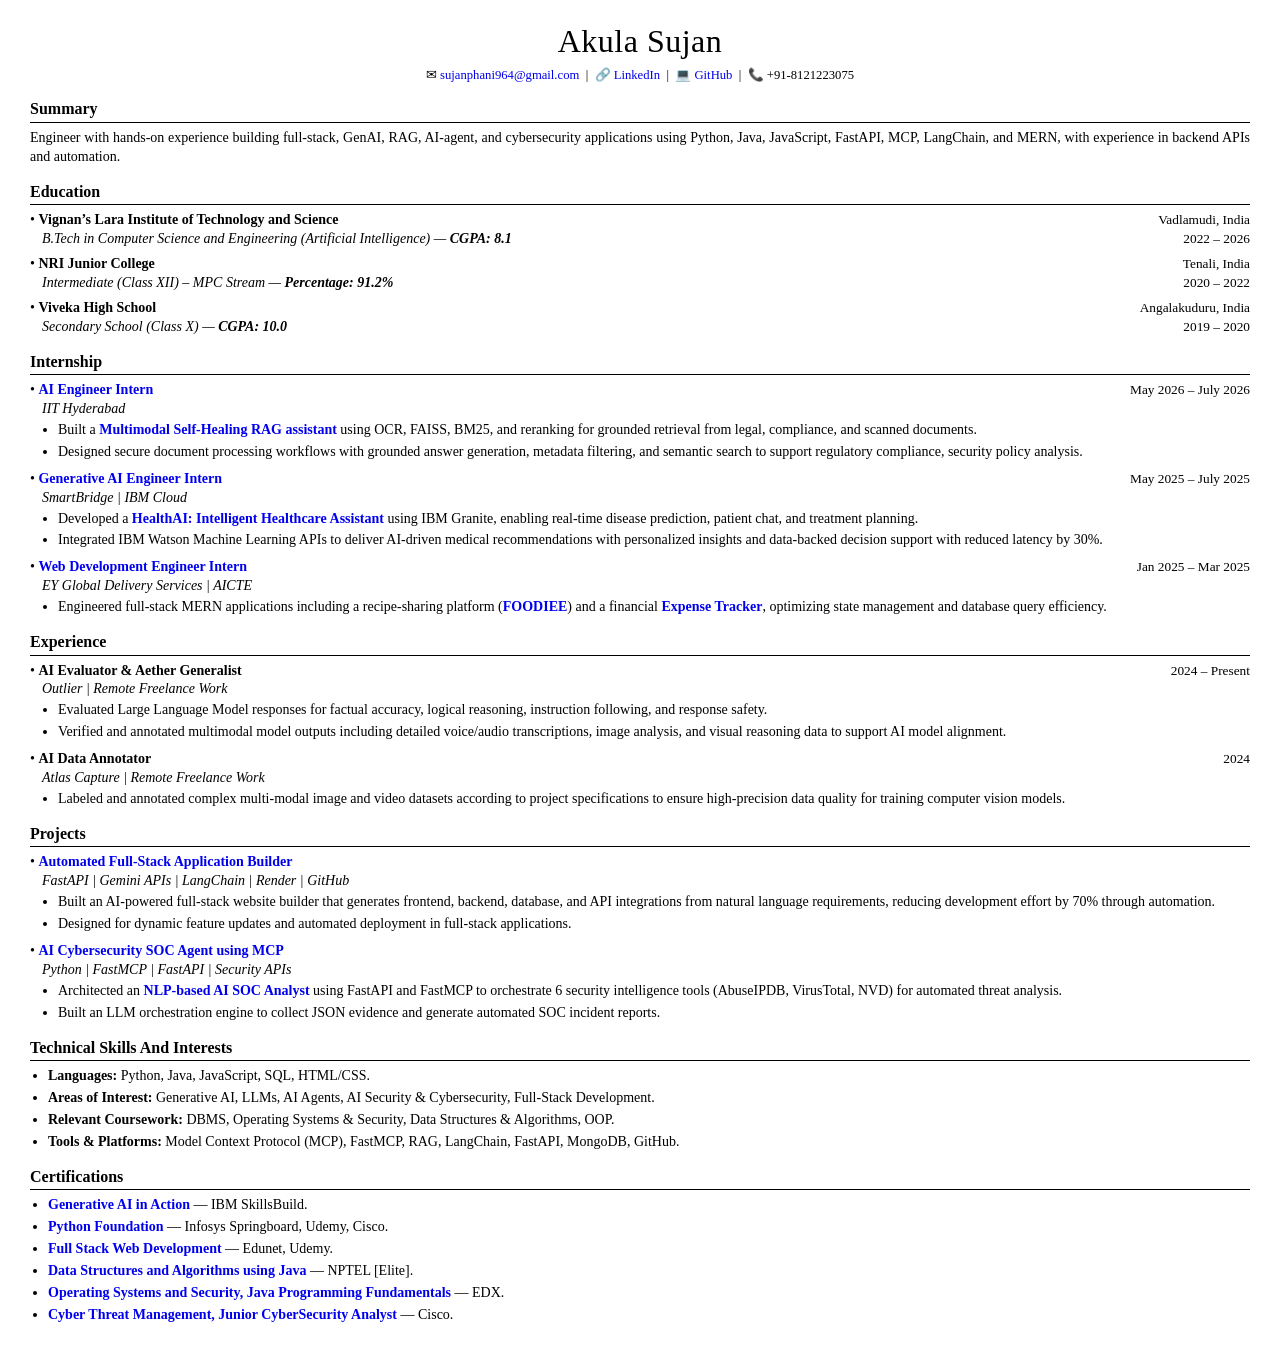
<file: akula_sujan_resume_template.html>
<!DOCTYPE html>
<html lang="en">
<head>
    <meta charset="UTF-8">
    <title>Akula Sujan - Resume</title>
    <style>
        @page {
            size: letter portrait;
            margin: 0.5in;
        }
        * {
            box-sizing: border-box;
            margin: 0;
            padding: 0;
        }
        body {
            font-family: 'Times New Roman', Times, serif;
            color: #000000;
            background: #ffffff;
            line-height: 1.35;
            font-size: 10.5pt;
            padding: 20px 30px;
        }
        a {
            color: #0000ee;
            text-decoration: none;
        }
        a:hover {
            text-decoration: underline;
        }
        .header {
            text-align: center;
            margin-bottom: 12px;
        }
        .name {
            font-size: 24pt;
            font-weight: normal;
            letter-spacing: 0.5px;
            margin-bottom: 4px;
        }
        .contact {
            font-size: 9.5pt;
        }
        .section-title {
            font-size: 12pt;
            font-weight: bold;
            text-transform: capitalize;
            margin-top: 14px;
            margin-bottom: 2px;
        }
        hr {
            border: none;
            border-bottom: 0.8px solid #000000;
            margin-bottom: 6px;
        }
        .summary-text {
            text-align: justify;
        }
        .item-row {
            display: flex;
            justify-content: space-between;
            align-items: baseline;
        }
        .item-title {
            font-weight: bold;
        }
        .item-subtitle {
            font-style: italic;
        }
        .item-date, .item-location {
            font-size: 10pt;
            color: #000000;
        }
        ul.bullet-list {
            list-style-type: disc;
            padding-left: 18px;
            margin-top: 2px;
            margin-bottom: 6px;
        }
        ul.bullet-list li {
            margin-bottom: 3px;
        }
        .blue-link {
            color: #0000ee;
            font-weight: bold;
        }
        .tech-skills-list {
            list-style-type: disc;
            padding-left: 18px;
            margin-top: 2px;
        }
        .tech-skills-list li {
            margin-bottom: 3px;
        }
    </style>
</head>
<body>

    <!-- Header -->
    <div class="header">
        <h1 class="name">Akula Sujan</h1>
        <div class="contact">
            ✉ <a href="mailto:sujanphani964@gmail.com">sujanphani964@gmail.com</a> &nbsp;|&nbsp;
            🔗 <a href="https://linkedin.com/" target="_blank">LinkedIn</a> &nbsp;|&nbsp;
            💻 <a href="https://github.com/Sujan833" target="_blank">GitHub</a> &nbsp;|&nbsp;
            📞 +91-8121223075
        </div>
    </div>

    <!-- Summary -->
    <div class="section-title">Summary</div>
    <hr>
    <p class="summary-text">
        Engineer with hands-on experience building full-stack, GenAI, RAG, AI-agent, and cybersecurity applications using Python, Java, JavaScript, FastAPI, MCP, LangChain, and MERN, with experience in backend APIs and automation.
    </p>

    <!-- Education -->
    <div class="section-title">Education</div>
    <hr>
    <div style="margin-bottom: 6px;">
        <div class="item-row">
            <div>• <span class="item-title">Vignan’s Lara Institute of Technology and Science</span></div>
            <div class="item-location">Vadlamudi, India</div>
        </div>
        <div class="item-row" style="padding-left: 12px;">
            <div class="item-subtitle">B.Tech in Computer Science and Engineering (Artificial Intelligence) — <strong>CGPA: 8.1</strong></div>
            <div class="item-date">2022 – 2026</div>
        </div>
    </div>

    <div style="margin-bottom: 6px;">
        <div class="item-row">
            <div>• <span class="item-title">NRI Junior College</span></div>
            <div class="item-location">Tenali, India</div>
        </div>
        <div class="item-row" style="padding-left: 12px;">
            <div class="item-subtitle">Intermediate (Class XII) – MPC Stream — <strong>Percentage: 91.2%</strong></div>
            <div class="item-date">2020 – 2022</div>
        </div>
    </div>

    <div style="margin-bottom: 6px;">
        <div class="item-row">
            <div>• <span class="item-title">Viveka High School</span></div>
            <div class="item-location">Angalakuduru, India</div>
        </div>
        <div class="item-row" style="padding-left: 12px;">
            <div class="item-subtitle">Secondary School (Class X) — <strong>CGPA: 10.0</strong></div>
            <div class="item-date">2019 – 2020</div>
        </div>
    </div>

    <!-- Internship -->
    <div class="section-title">Internship</div>
    <hr>
    
    <div style="margin-bottom: 8px;">
        <div class="item-row">
            <div>• <a href="#" class="blue-link">AI Engineer Intern</a></div>
            <div class="item-date">May 2026 – July 2026</div>
        </div>
        <div class="item-subtitle" style="padding-left: 12px;">IIT Hyderabad</div>
        <ul class="bullet-list" style="padding-left: 28px;">
            <li>Built a <a href="#" class="blue-link">Multimodal Self-Healing RAG assistant</a> using OCR, FAISS, BM25, and reranking for grounded retrieval from legal, compliance, and scanned documents.</li>
            <li>Designed secure document processing workflows with grounded answer generation, metadata filtering, and semantic search to support regulatory compliance, security policy analysis.</li>
        </ul>
    </div>

    <div style="margin-bottom: 8px;">
        <div class="item-row">
            <div>• <a href="#" class="blue-link">Generative AI Engineer Intern</a></div>
            <div class="item-date">May 2025 – July 2025</div>
        </div>
        <div class="item-subtitle" style="padding-left: 12px;">SmartBridge | IBM Cloud</div>
        <ul class="bullet-list" style="padding-left: 28px;">
            <li>Developed a <a href="#" class="blue-link">HealthAI: Intelligent Healthcare Assistant</a> using IBM Granite, enabling real-time disease prediction, patient chat, and treatment planning.</li>
            <li>Integrated IBM Watson Machine Learning APIs to deliver AI-driven medical recommendations with personalized insights and data-backed decision support with reduced latency by 30%.</li>
        </ul>
    </div>

    <div style="margin-bottom: 8px;">
        <div class="item-row">
            <div>• <a href="#" class="blue-link">Web Development Engineer Intern</a></div>
            <div class="item-date">Jan 2025 – Mar 2025</div>
        </div>
        <div class="item-subtitle" style="padding-left: 12px;">EY Global Delivery Services | AICTE</div>
        <ul class="bullet-list" style="padding-left: 28px;">
            <li>Engineered full-stack MERN applications including a recipe-sharing platform (<a href="#" class="blue-link">FOODIEE</a>) and a financial <a href="#" class="blue-link">Expense Tracker</a>, optimizing state management and database query efficiency.</li>
        </ul>
    </div>

    <!-- Experience -->
    <div class="section-title">Experience</div>
    <hr>

    <div style="margin-bottom: 8px;">
        <div class="item-row">
            <div>• <span class="item-title">AI Evaluator & Aether Generalist</span></div>
            <div class="item-date">2024 – Present</div>
        </div>
        <div class="item-subtitle" style="padding-left: 12px;">Outlier | Remote Freelance Work</div>
        <ul class="bullet-list" style="padding-left: 28px;">
            <li>Evaluated Large Language Model responses for factual accuracy, logical reasoning, instruction following, and response safety.</li>
            <li>Verified and annotated multimodal model outputs including detailed voice/audio transcriptions, image analysis, and visual reasoning data to support AI model alignment.</li>
        </ul>
    </div>

    <div style="margin-bottom: 8px;">
        <div class="item-row">
            <div>• <span class="item-title">AI Data Annotator</span></div>
            <div class="item-date">2024</div>
        </div>
        <div class="item-subtitle" style="padding-left: 12px;">Atlas Capture | Remote Freelance Work</div>
        <ul class="bullet-list" style="padding-left: 28px;">
            <li>Labeled and annotated complex multi-modal image and video datasets according to project specifications to ensure high-precision data quality for training computer vision models.</li>
        </ul>
    </div>

    <!-- Projects -->
    <div class="section-title">Projects</div>
    <hr>
    
    <div style="margin-bottom: 8px;">
        <div class="item-row">
            <div>• <a href="#" class="blue-link">Automated Full-Stack Application Builder</a></div>
        </div>
        <div class="item-subtitle" style="padding-left: 12px;">FastAPI | Gemini APIs | LangChain | Render | GitHub</div>
        <ul class="bullet-list" style="padding-left: 28px;">
            <li>Built an AI-powered full-stack website builder that generates frontend, backend, database, and API integrations from natural language requirements, reducing development effort by 70% through automation.</li>
            <li>Designed for dynamic feature updates and automated deployment in full-stack applications.</li>
        </ul>
    </div>

    <div style="margin-bottom: 8px;">
        <div class="item-row">
            <div>• <a href="#" class="blue-link">AI Cybersecurity SOC Agent using MCP</a></div>
        </div>
        <div class="item-subtitle" style="padding-left: 12px;">Python | FastMCP | FastAPI | Security APIs</div>
        <ul class="bullet-list" style="padding-left: 28px;">
            <li>Architected an <a href="#" class="blue-link">NLP-based AI SOC Analyst</a> using FastAPI and FastMCP to orchestrate 6 security intelligence tools (AbuseIPDB, VirusTotal, NVD) for automated threat analysis.</li>
            <li>Built an LLM orchestration engine to collect JSON evidence and generate automated SOC incident reports.</li>
        </ul>
    </div>

    <!-- Technical Skills and Interests -->
    <div class="section-title">Technical Skills and Interests</div>
    <hr>
    <ul class="tech-skills-list">
        <li><strong>Languages:</strong> Python, Java, JavaScript, SQL, HTML/CSS.</li>
        <li><strong>Areas of Interest:</strong> Generative AI, LLMs, AI Agents, AI Security & Cybersecurity, Full-Stack Development.</li>
        <li><strong>Relevant Coursework:</strong> DBMS, Operating Systems & Security, Data Structures & Algorithms, OOP.</li>
        <li><strong>Tools & Platforms:</strong> Model Context Protocol (MCP), FastMCP, RAG, LangChain, FastAPI, MongoDB, GitHub.</li>
    </ul>

    <!-- Certifications -->
    <div class="section-title">Certifications</div>
    <hr>
    <ul class="bullet-list" style="padding-left: 18px;">
        <li><a href="#" class="blue-link">Generative AI in Action</a> — IBM SkillsBuild.</li>
        <li><a href="#" class="blue-link">Python Foundation</a> — Infosys Springboard, Udemy, Cisco.</li>
        <li><a href="#" class="blue-link">Full Stack Web Development</a> — Edunet, Udemy.</li>
        <li><a href="#" class="blue-link">Data Structures and Algorithms using Java</a> — NPTEL [Elite].</li>
        <li><a href="#" class="blue-link">Operating Systems and Security, Java Programming Fundamentals</a> — EDX.</li>
        <li><a href="#" class="blue-link">Cyber Threat Management, Junior CyberSecurity Analyst</a> — Cisco.</li>
    </ul>

</body>
</html>
</file>
